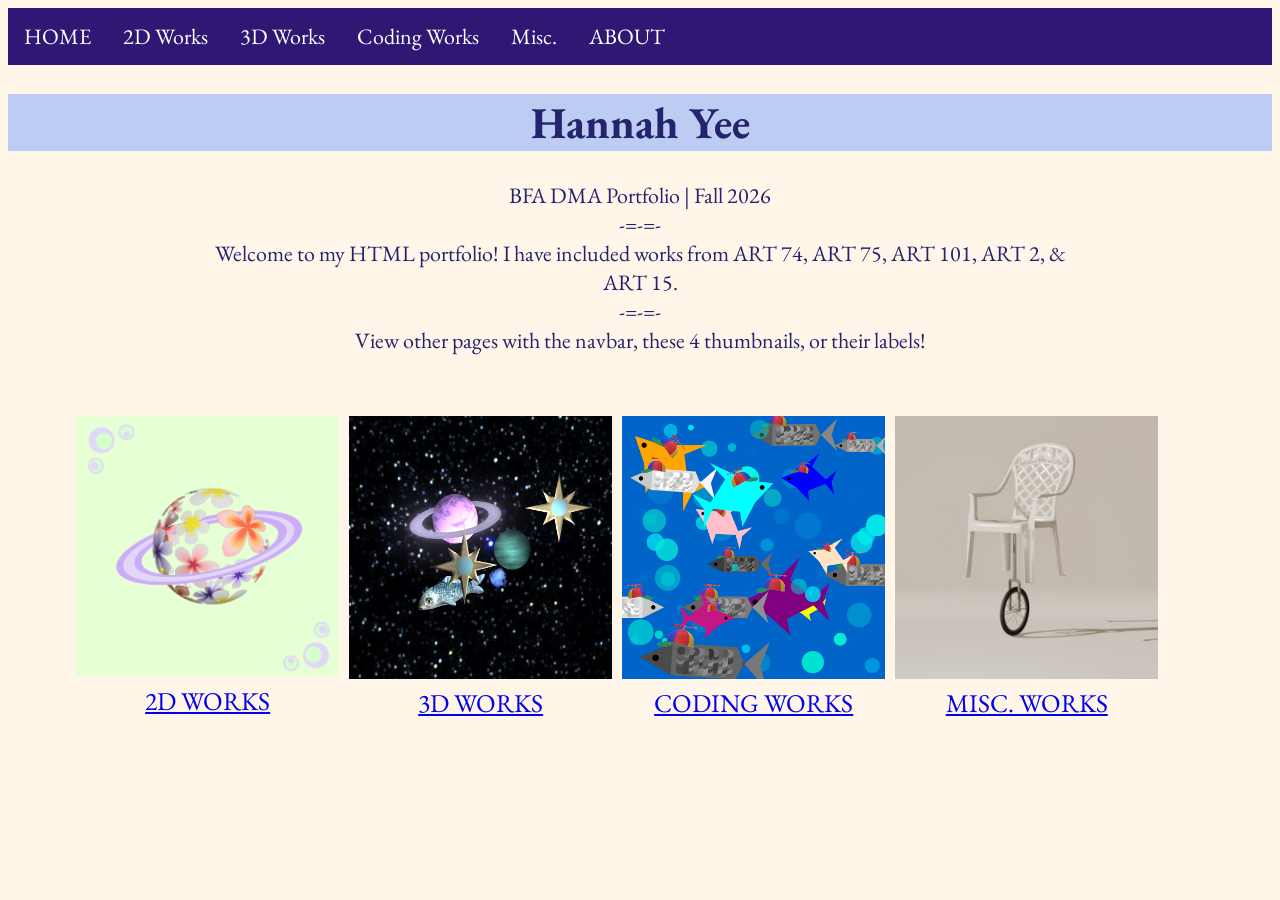
<file: index.html>
<!DOCTYPE html>
<html>
<head>

<meta charset="UTF-8">
<meta name="viewport" content="width=device-width, initial-scale=1.0">

<title>Hannah Yee</title>
<link href='https://fonts.googleapis.com/css?family=EB Garamond' rel='stylesheet'>
<link rel="icon" type="image/png" href="img/flower_sphere.png">
<link rel="stylesheet" href="siteStyle.css">

<style>
.myDiv{
background-color: #BDCCF2;
text-align: center;
}
body {
    font-family: 'EB Garamond';font-size: 22px;
    text-align: center;
}
p{
  margin-left: 15%;
  margin-right: 15%;
}


*{box-sizing: border-box}

.column {
float: left;
 width: 24%;
 padding: 5px;
}

.row::after {
  content: "";
  clear: both;
  display: table;
}
</style>
</head>
<body>
<ul>
  <li><a href="index.html">HOME</a></li>
  <li><a href="twoD.html">2D Works</a></li>
  <li><a href="threeD.html">3D Works</a></li>
  <li><a href="coding.html">Coding Works</a></li>
  <li><a href="misc.html">Misc.</a></li>
  <li><a href="about.html">ABOUT</a></li>
  
</ul>
<div class=myDiv>
<h1>Hannah Yee</h1>
</div>
<p>BFA DMA Portfolio | Fall 2026 <br>
-=-=-<br>
Welcome to my HTML portfolio! I have included works from ART 74, ART 75, ART 101, ART 2, & ART 15.
<br>-=-=-<br>
View other pages with the navbar, these 4 thumbnails, or their labels!
<br>

<div class = "row">
  <div class = "column"> 
  <a href="twoD.html"><img src="img/flower_sphere.png" style="width:100%"></a>
  <a href="twoD.html" style="font-size: 2vw;">2D WORKS</a>
  </div>
  <div class = "column">
  <a href="threeD.html"><img src="img/spaceFish_thumbnail.png" style="width: 100%"></a>
  <a href="threeD.html" style="font-size: 2vw;">3D WORKS</a>
</div>
  <div class = "column">
  <a href="coding.html"><img src="img/fishing_code_thumbnail.png" style="width: 100%"></a>
  <a href="coding.html" style="font-size: 2vw;">CODING WORKS</a>  
</div>
  <div class = "column">
  <a href="misc.html"><img src="img/chair_thumbnail.png" style="width: 100%"></a>
  <a href="misc.html" style="font-size: 2vw;">MISC. WORKS</a>

</div>
</div>
</p>
  </body>
</html>
</file>
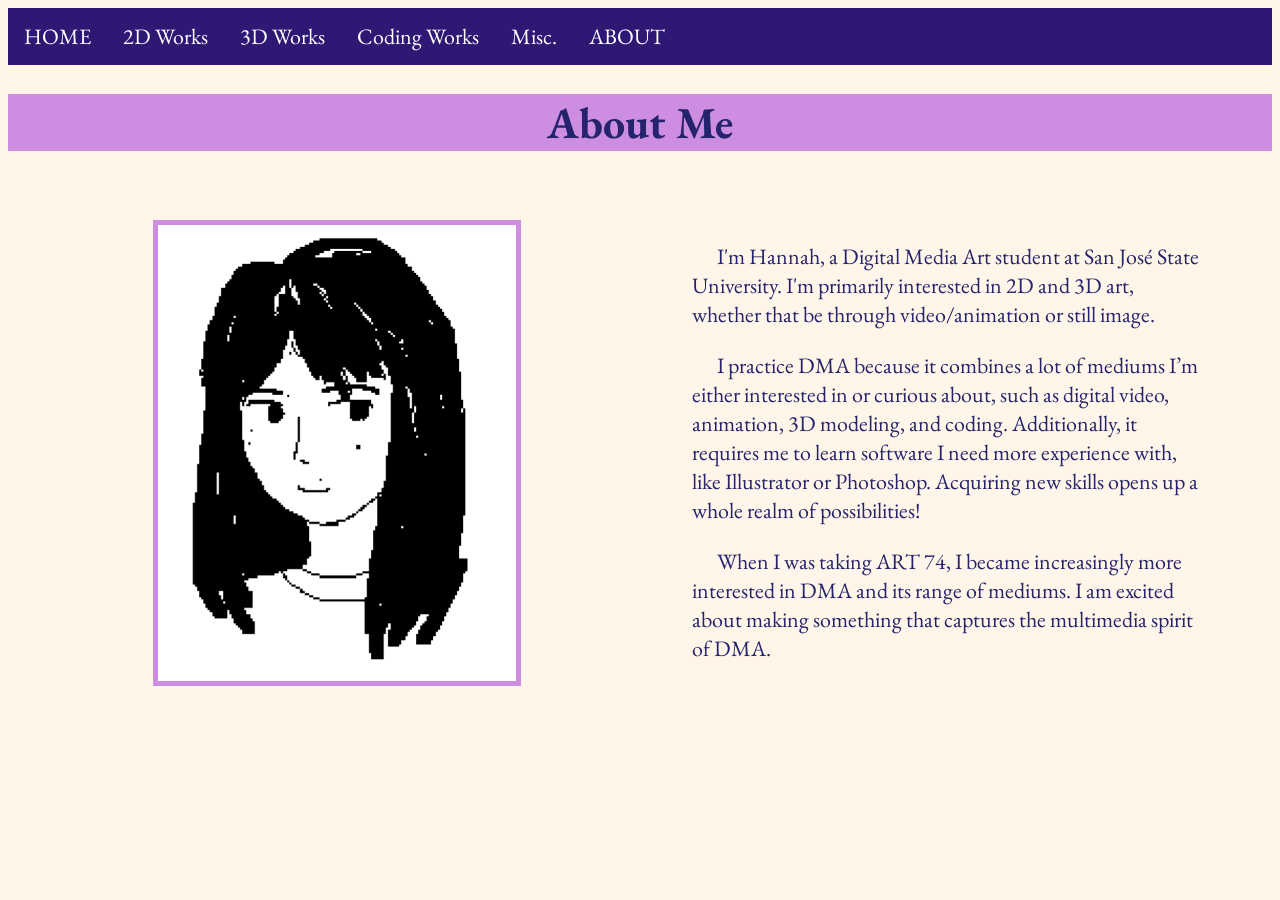
<file: about.html>
<!DOCTYPE html>
<html>
<head>


<meta charset="UTF-8">
<meta name="viewport" content="width=device-width, initial-scale=1.0">


<title>Hannah Yee</title>
<link href='https://fonts.googleapis.com/css?family=EB Garamond' rel='stylesheet'>
 <link rel="icon" type="image/png" href="img/flower_sphere.png">
<link rel="stylesheet" href="siteStyle.css">

<style>

.myDiv{
background-color: #cd8de0;
text-align: center;
}

</style>
</head>
<body>
<ul>
 <li><a href="index.html">HOME</a></li>
 <li><a href="twoD.html">2D Works</a></li>
 <li><a href="threeD.html">3D Works</a></li>
 <li><a href="coding.html">Coding Works</a></li>
 <li><a href="misc.html">Misc.</a></li>
 <li><a href="about.html">ABOUT</a></li>
</ul>


<div class="myDiv">
<h1>About Me</h1>
</div>

<div class="row">
  <div class = "columnL">
    <img src="img/portrait_me.png" style="width: 70%; margin-left: 15%; border: 5px solid #cd8de0">
  </div>
<div class = "column">
<p style="text-indent: 5%;">    I'm Hannah, a Digital Media Art student at San José State University. I'm primarily interested in 2D and 3D art, whether that be through video/animation or still image.
  <br>
  </p>
<p style="text-indent: 5%;">
    I practice DMA because it combines a lot of mediums I’m either interested in or curious about, such as digital video, animation, 3D modeling, and coding. Additionally, it requires me to learn software I need more experience with, like Illustrator or Photoshop. Acquiring new skills opens up a whole realm of possibilities!
</p>
    <p style="text-indent: 5%;">
When I was taking ART 74, I became increasingly more interested in DMA and its range of mediums. I am excited about making something that captures the multimedia spirit of DMA. 
</p>
</p>
</div>
</div>












</body>
</html>
</file>
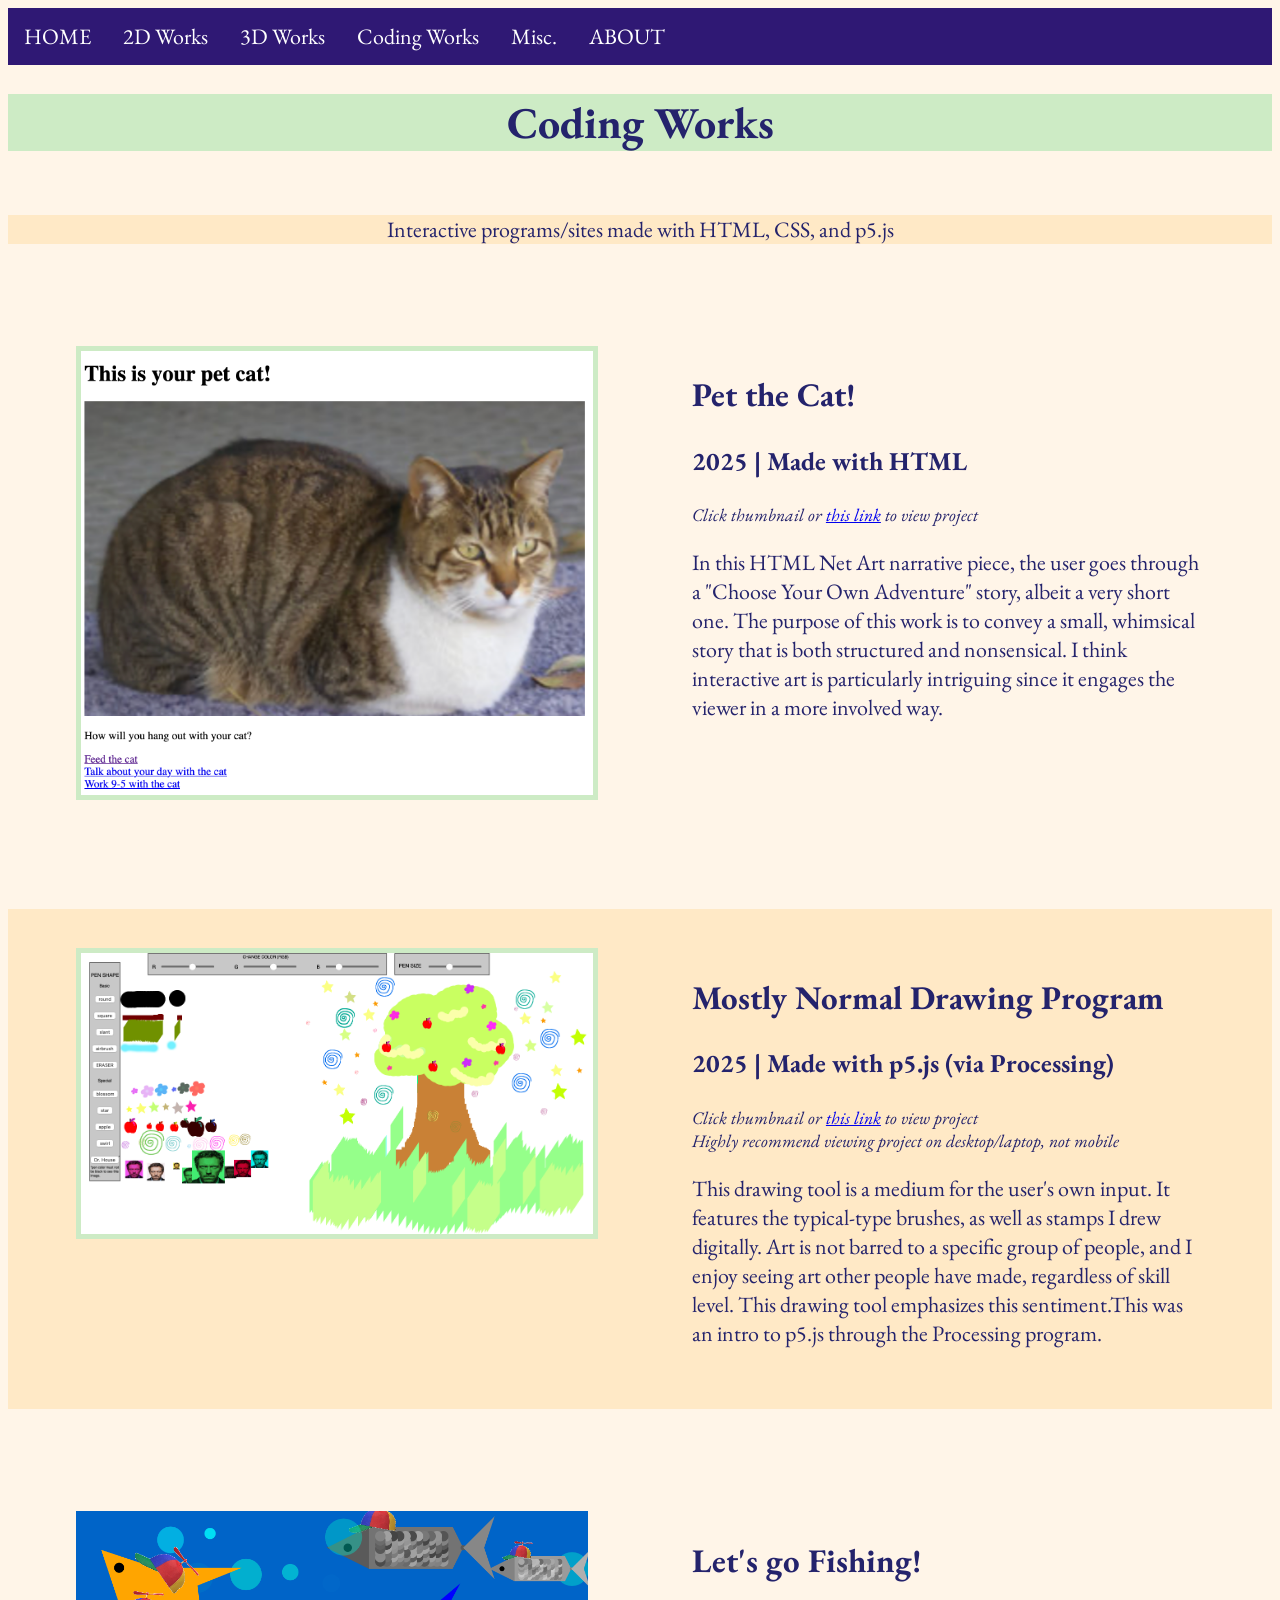
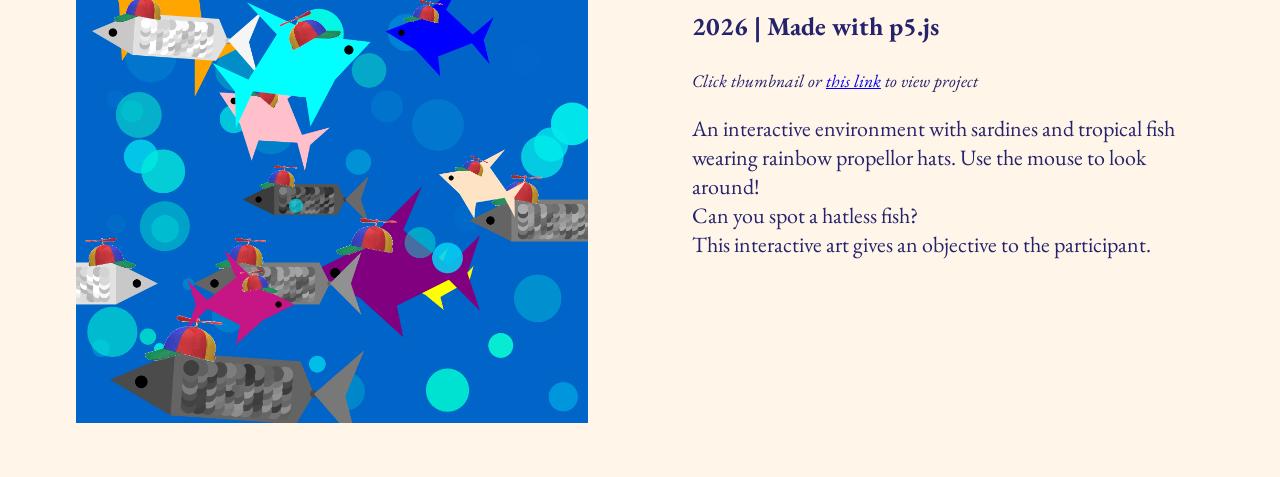
<file: coding.html>
<!DOCTYPE html>
<html>
<head>


<meta charset="UTF-8">
<meta name="viewport" content="width=device-width, initial-scale=1.0">


<title>Hannah Yee</title>
<link href='https://fonts.googleapis.com/css?family=EB Garamond' rel='stylesheet'>
 <link rel="icon" type="image/png" href="img/flower_sphere.png">
<link rel="stylesheet" href="siteStyle.css">

<style>

.myDiv{
background-color: #CDEBC5;
text-align: center;
}
</style>
</head>
<body>
<ul>
 <li><a href="index.html">HOME</a></li>
 <li><a href="twoD.html">2D Works</a></li>
 <li><a href="threeD.html">3D Works</a></li>
 <li><a href="coding.html">Coding Works</a></li>
 <li><a href="misc.html">Misc.</a></li>
 <li><a href="about.html">ABOUT</a></li>
</ul>


<div class="myDiv">
<h1>Coding Works</h1>
</div>

<div class = "altDiv">
  <p style="text-align: center">Interactive programs/sites made with HTML, CSS, and p5.js</p>
</div>


<div class=row>

  <div class=columnL>
<a href="https://hannahyee89.github.io/net-art-pet-cat/" target="_blank" > <img src="img/opening.png" style="border: 5px solid #CDEBC5">   </a>
</div>

<div class = column>
<h2>Pet the Cat!</h2>
<h3>2025 | Made with HTML</h3>
<figcaption>Click thumbnail or <a href="https://hannahyee89.github.io/net-art-pet-cat/" target="_blank">this link</a> to view project</figcaption>
<p>
​In this HTML Net Art narrative piece, the user goes through a "Choose Your Own Adventure" story, albeit a very short one. The purpose of this work is to convey a small, whimsical story that is both structured and nonsensical. I think interactive art is particularly intriguing since it engages the viewer in a more involved way.
</p>

</div>
</div>


<div class = "altDiv">
<div class="row">
  <div class=columnL>

<a href="https://hannahyee89.github.io/drawing-tool/" target="_blank"> <img src="img/drawingtool.png" style="border: 5px solid #CDEBC5"></a>

  </div> 
<div class = "column">
<h2>Mostly Normal Drawing Program</h2>
<h3>2025 | Made with p5.js (via Processing)</h3>
<figcaption>Click thumbnail or <a href="https://hannahyee89.github.io/drawing-tool/" target="_blank">this link</a> to view project<br>
Highly recommend viewing project on desktop/laptop, not mobile</figcaption>
<p>This drawing tool is a medium for the user's own input. It features the typical-type brushes, as well as stamps I drew digitally.
  Art is not barred to a specific group of people, and I enjoy seeing art other people have made, regardless of skill level. This drawing tool emphasizes this sentiment.​
  This was an intro to p5.js through the Processing program.
</p>

</div>
</div>
</div> 

<div class="row">
<div class=columnL>

<a href="https://hannahyee89.github.io/lets-go-fishing/" target="_blank"> <img src="img/fishing_code_thumbnail.png"></a>

</div>
<div class = "column">
<h2>Let's go Fishing!</h2>
<h3>2026 | Made with p5.js</h3>
<figcaption>Click thumbnail or <a href="https://hannahyee89.github.io/lets-go-fishing/" target="_blank">this link</a> to view project</figcaption>
<p>An interactive environment with sardines and tropical fish wearing rainbow propellor hats. Use the mouse to look around!<br>Can you spot a hatless fish?<br>
This interactive art gives an objective to the participant.</p>
</div>
</div>













</body>
</html>
</file>
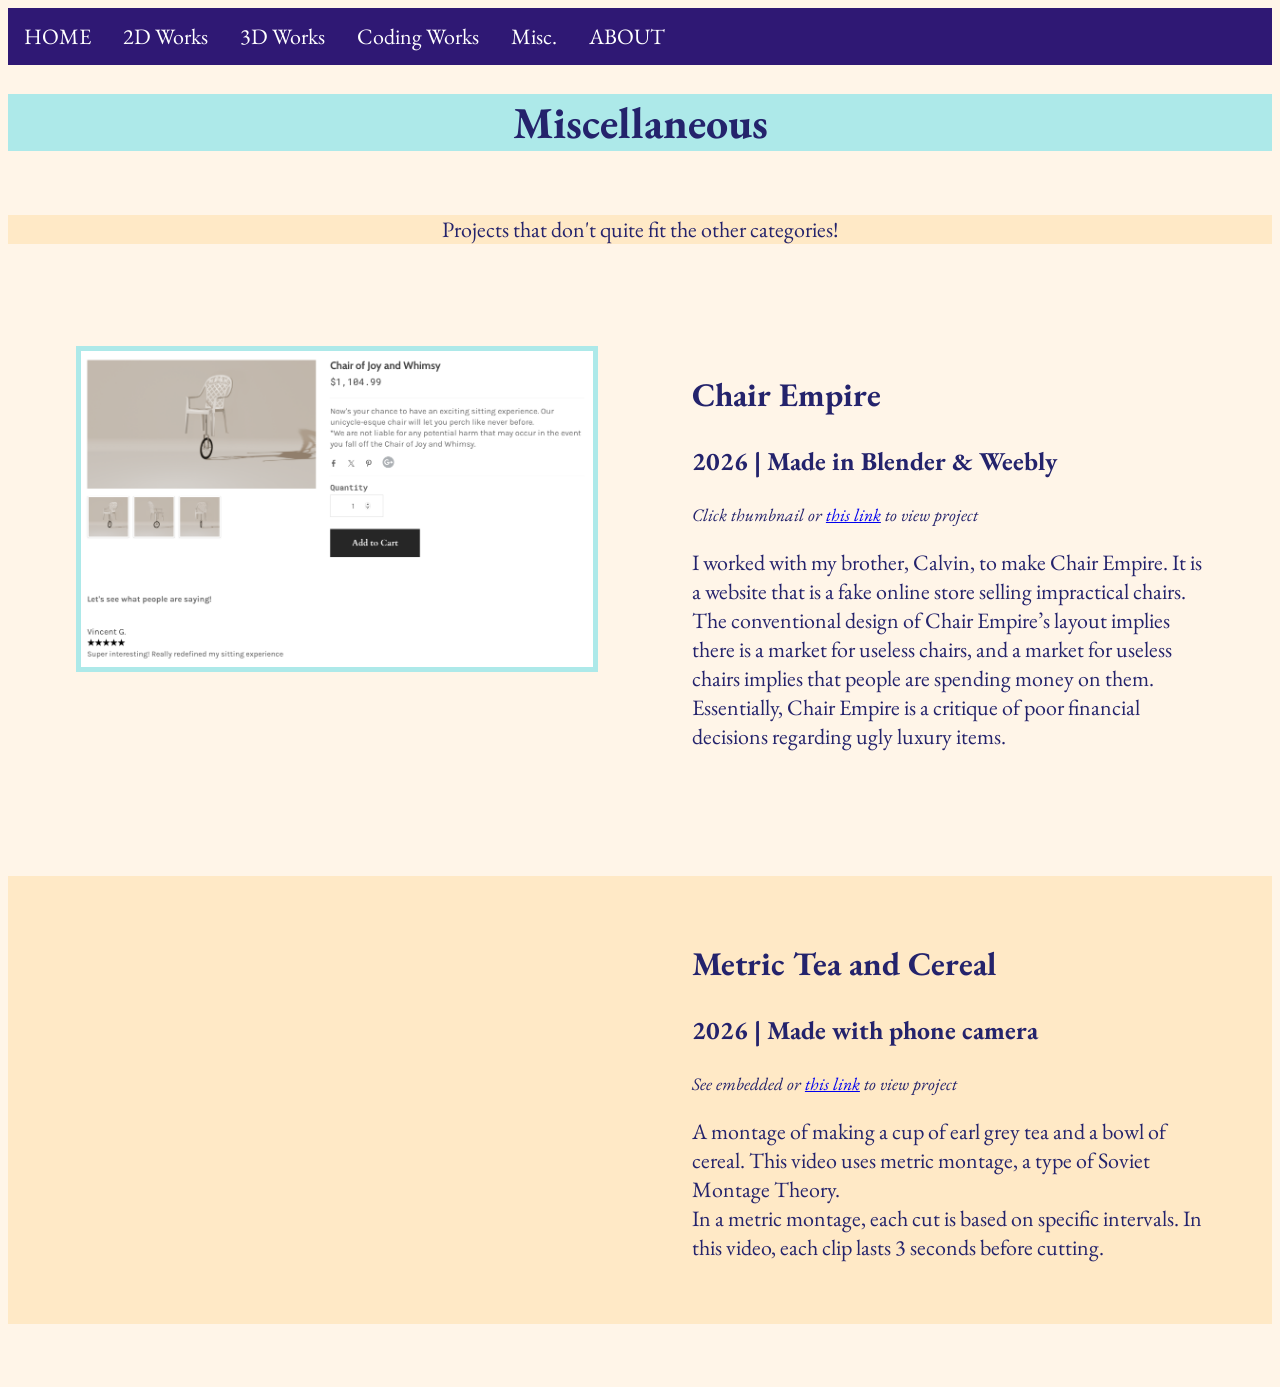
<file: misc.html>
<!DOCTYPE html>
<html>
<head>


<meta charset="UTF-8">
<meta name="viewport" content="width=device-width, initial-scale=1.0">


<title>Hannah Yee</title>
<link href='https://fonts.googleapis.com/css?family=EB Garamond' rel='stylesheet'>
 <link rel="icon" type="image/png" href="img/flower_sphere.png">
<link rel="stylesheet" href="siteStyle.css">

<style>
.myDiv{
background-color: #ADE9E9;
text-align: center;
}
</style>
</head>
<body>
<ul>
 <li><a href="index.html">HOME</a></li>
 <li><a href="twoD.html">2D Works</a></li>
 <li><a href="threeD.html">3D Works</a></li>
 <li><a href="coding.html">Coding Works</a></li>
 <li><a href="misc.html">Misc.</a></li>
 <li><a href="about.html">ABOUT</a></li>
</ul>


<div class="myDiv">
<h1>Miscellaneous</h1>
</div>

<div class = "altDiv">
  <p style="text-align: center">Projects that don't quite fit the other categories!</p>
</div>


<div class=row>

  <div class=columnL>
    <a href="https://chairempirestore.weebly.com" target="_blank"> <img src="img/chair_empire.png" style="width:100%; border: 5px solid #ADE9E9">   </a>
  </div>

<div class = column>
<h2>Chair Empire</h2>
<h3>2026 | Made in Blender & Weebly</h3>
<figcaption>Click thumbnail or <a href="https://chairempirestore.weebly.com" target="_blank">this link</a> to view project</figcaption>
<p>
I worked with my brother, Calvin, to make Chair Empire. It is a website that is a fake online store selling impractical chairs.
The conventional design of Chair Empire’s layout implies there is a market for useless chairs, and a market for useless chairs implies that people are spending money on them.
Essentially, Chair Empire is a critique of poor financial decisions regarding ugly luxury items.
</p>

</div>
</div>

 <div class = "altDiv">
<div class=row>

  <div class=columnL>
<iframe width="100%" height="350" src="https://www.youtube.com/embed/1P81LLn_vZc?si=CT1yeU3gB4ikKV46" title="YouTube video player" frameborder="0" allow="accelerometer; autoplay; clipboard-write; encrypted-media; gyroscope; picture-in-picture; web-share" referrerpolicy="strict-origin-when-cross-origin" allowfullscreen></iframe>  </div>

<div class = column>
<h2>Metric Tea and Cereal</h2>
<h3>2026 | Made with phone camera</h3>
<figcaption>See embedded or <a href="https://www.youtube.com/watch?v=1P81LLn_vZc" target="_blank">this link</a> to view project</figcaption>
<p>
A montage of making a cup of earl grey tea and a bowl of cereal. This video uses metric montage, a type of Soviet Montage Theory.<br>
In a metric montage, each cut is based on specific intervals. In this video, each clip lasts 3 seconds before cutting. 
</p>

</div>
</div>
</div>



</body>
</html>
</file>
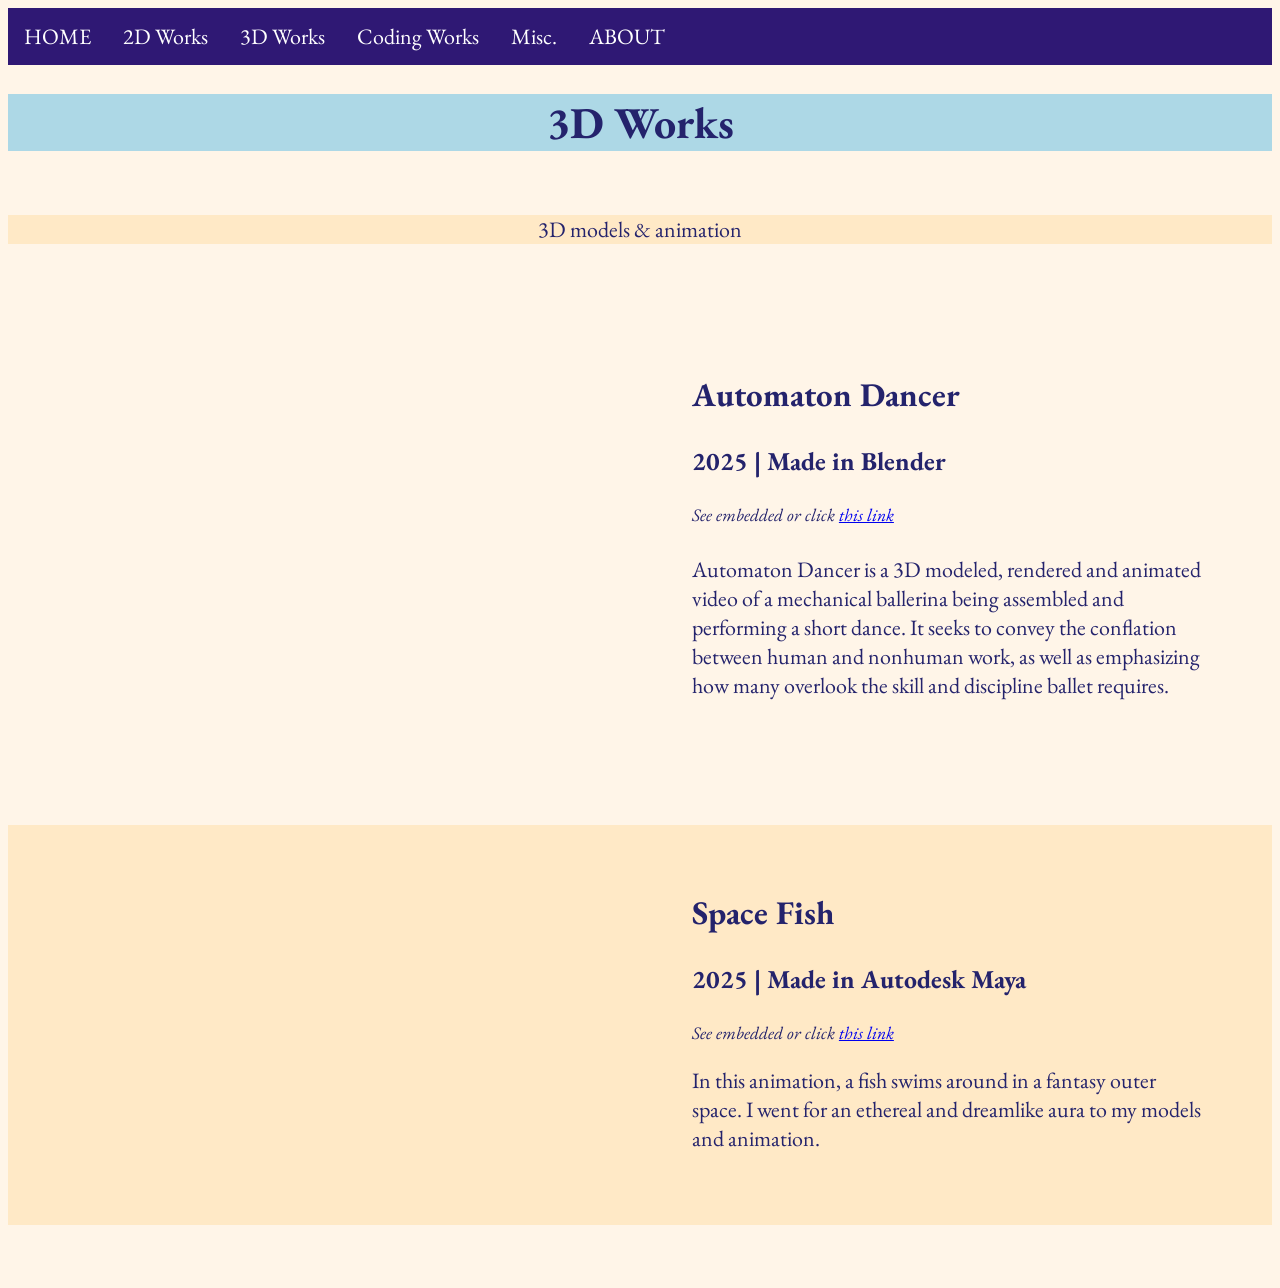
<file: threeD.html>
<!DOCTYPE html>
<html>
<head>


<meta charset="UTF-8">
<meta name="viewport" content="width=device-width, initial-scale=1.0">


<title>Hannah Yee</title>
<link href='https://fonts.googleapis.com/css?family=EB Garamond' rel='stylesheet'>
 <link rel="icon" type="image/png" href="img/flower_sphere.png">
<link rel="stylesheet" href="siteStyle.css">

<style>
.myDiv{
background-color: #ADD8E6;
text-align: center;
}
</style>
</head>
<body>
<ul>
 <li><a href="index.html">HOME</a></li>
 <li><a href="twoD.html">2D Works</a></li>
 <li><a href="threeD.html">3D Works</a></li>
 <li><a href="coding.html">Coding Works</a></li>
 <li><a href="misc.html">Misc.</a></li>
 <li><a href="about.html">ABOUT</a></li>
</ul>


<div class="myDiv">
<h1>3D Works</h1>
</div>

<div class = "altDiv">
  <p style="text-align: center">3D models & animation</p>
</div>




<div class=row>

<div class=columnL>
  
  <iframe width="100%" height="350" src="https://www.youtube.com/embed/XjNekmN2fg0?si=HIIrhgM0KEjvFmbN" title="YouTube video player" frameborder="0" allow="accelerometer; autoplay; clipboard-write; encrypted-media; gyroscope; picture-in-picture; web-share" referrerpolicy="strict-origin-when-cross-origin" allowfullscreen></iframe>

</div>

<div class = column>
<h2>Automaton Dancer</h2>
<h3>2025 | Made in Blender</h3>
<p>
  <figcaption>See embedded or click <a href="https://www.youtube.com/watch?v=XjNekmN2fg0" target="_blank">this link</a> </figcaption><br>
Automaton Dancer is a 3D modeled, rendered and animated video of a mechanical ballerina being assembled and performing a short dance.
It seeks to convey the conflation between human and nonhuman work, as well as emphasizing how many overlook the skill and discipline ballet requires.
</p>

</div>
</div>

<div class = "altDiv">
<div class="row">
  <div class=columnL>
<iframe width="100%" height="315" src="https://www.youtube.com/embed/MMoii9-JGo4?si=hCMIlr_PZ8oLNq05" title="YouTube video player" frameborder="0" allow="accelerometer; autoplay; clipboard-write; encrypted-media; gyroscope; picture-in-picture; web-share" referrerpolicy="strict-origin-when-cross-origin" allowfullscreen></iframe>
</div> 
<div class = "column">
<h2>Space Fish</h2>
<h3>2025 | Made in Autodesk Maya</h3>
    <figcaption>See embedded or click <a href="https://www.youtube.com/watch?v=MMoii9-JGo4" target="_blank">this link</a> </figcaption>
<p>​In this animation, a fish swims around in a fantasy outer space.
I went for an ethereal and dreamlike aura to my models and animation.​
</p>

</div>
</div>


</body>
</html>
</file>
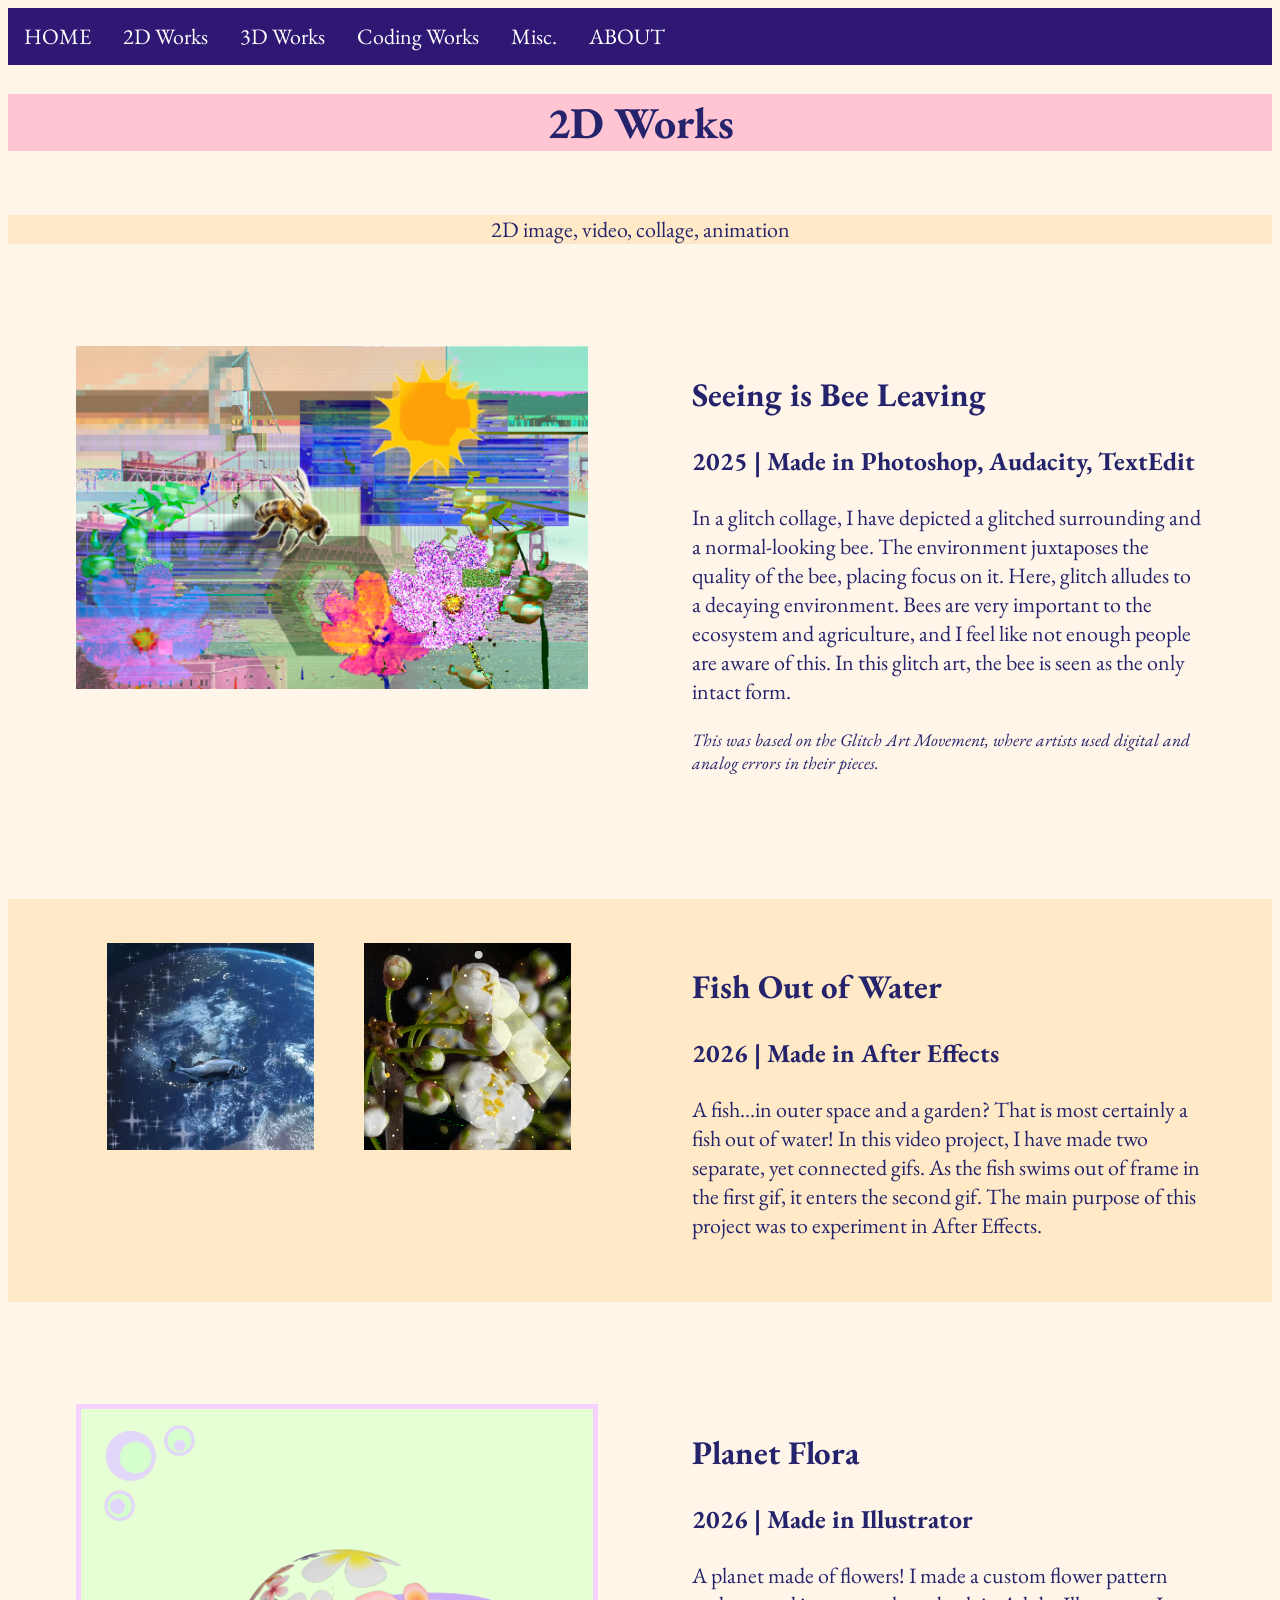
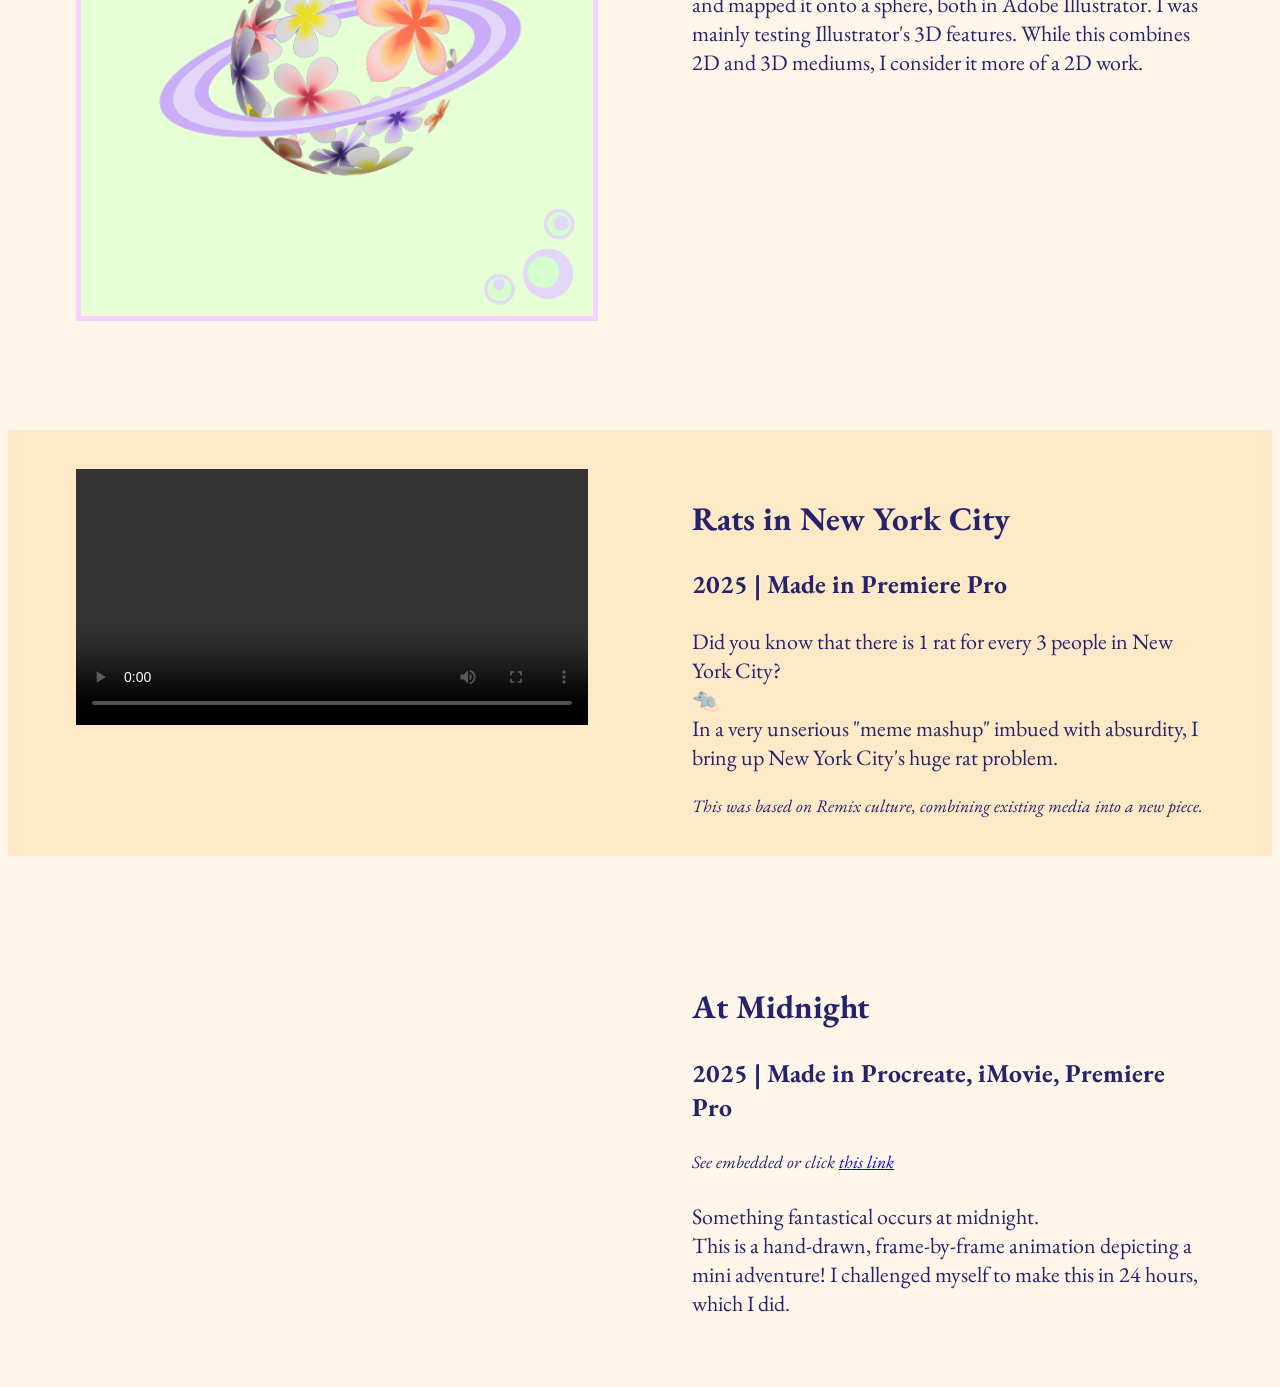
<file: twoD.html>
<!DOCTYPE html>
<html>
<head>


<meta charset="UTF-8">
<meta name="viewport" content="width=device-width, initial-scale=1.0">
<link rel="stylesheet" href="siteStyle.css">

<title>Hannah Yee</title>
 <link rel="icon" type="image/png" href="img/flower_sphere.png">
<link href='https://fonts.googleapis.com/css?family=EB Garamond' rel='stylesheet'>
<style>

.myDiv{
background-color: #FFC5D3;
text-align: center;
}

</style>
</head>
<body>
<ul>
 <li><a href="index.html">HOME</a></li>
 <li><a href="twoD.html">2D Works</a></li>
 <li><a href="threeD.html">3D Works</a></li>
 <li><a href="coding.html">Coding Works</a></li>
 <li><a href="misc.html">Misc.</a></li>
 <li><a href="about.html">ABOUT</a></li>
</ul>


<div class="myDiv">
<h1>2D Works</h1>
</div>

<div class = "altDiv">
  <p style="text-align: center">2D image, video, collage, animation</p>
</div>




<div class=row>

  <div class=columnL>
    <img src="img/beeScene.png">
</div>

<div class = column>
<h2>Seeing is Bee Leaving</h2>
<h3>2025 | Made in Photoshop, Audacity, TextEdit</h3>
<p>
​In a glitch collage, I have depicted a glitched surrounding and a normal-looking bee. The environment juxtaposes the quality of the bee, placing focus on it.
Here, glitch alludes to a decaying environment.
Bees are very important to the ecosystem and agriculture, and I feel like not enough people are aware of this. In this glitch art, the bee is seen as the only intact form.<br>
<figcaption>This was based on the Glitch Art Movement, where artists used digital and analog errors in their pieces.</figcaption>
</p>

</div>
</div>
<div class = "altDiv">
<div class="row">
  <div class = "columnL">
    <div class = "row">
  <div class = "gifColumn"> 
  <img src="img/fish_earth.gif" style="width:100%"></a>
  </div>
  <div class = "gifColumn">
  <img src="img/fish_flowers.gif" style="width: 100%; margin-left: 40px;"></a>
</div>
  </div>
</div>
  <div class = "column">
<h2>Fish Out of Water</h2>
<h3>2026 | Made in After Effects</h3>
<p>A fish...in outer space and a garden? That is most certainly a fish out of water!
  In this video project, I have made two separate, yet connected gifs. As the fish swims out of frame in the first gif, it enters the second gif.
  The main purpose of this project was to experiment in After Effects.
</p>
  </div>
</div>
</div>

<div class=row>

  <div class=columnL>
    <img src="img/flower_sphere.png" style="border: 5px solid #f5d2ff">
</div>

<div class = column>
<h2>Planet Flora</h2>
<h3>2026 | Made in Illustrator</h3>
<p>
A planet made of flowers! I made a custom flower pattern and mapped it onto a sphere, both in Adobe Illustrator.  I was mainly testing Illustrator's 3D features. While this combines 2D and 3D mediums, I consider it more of a 2D work.

</div>
</div>

<div class = "altDiv">
<div class="row">
  <div class=columnL>
    <video style="width: 100%; height: auto"controls>
      <source src="img/finalRatMeme.mp4" type="video/mp4">
      Browser does not support video.
    </video>
  </div> 
  <div class = "column">
    <h2>Rats in New York City</h2>
      <h3>2025 | Made in Premiere Pro</h3>
      <p>
      Did you know that there is 1 rat for every 3 people in New York City?<br>
      🐀<br>
      In a very unserious "meme mashup" imbued with absurdity, I bring up New York City's huge rat problem.
      </p>
            <figcaption>This was based on Remix culture, combining existing media into a new piece.</figcaption>

  </div>

</div>
</div>

<div class="row">
  <div class=columnL>
<iframe width="100%" height="350" src="https://www.youtube.com/embed/Hz7fpAbp9Eo?si=K2pg3eCIt-VgNJWU" title="YouTube video player" frameborder="0" allow="accelerometer; autoplay; clipboard-write; encrypted-media; gyroscope; picture-in-picture; web-share" referrerpolicy="strict-origin-when-cross-origin" allowfullscreen></iframe>
</div> 
<div class = "column">
<h2>At Midnight</h2>
<h3>2025 | Made in Procreate, iMovie, Premiere Pro</h3>
<p><figcaption>See embedded or click <a href="https://youtu.be/Hz7fpAbp9Eo" target="_blank">this link</a></figcaption><br>
Something fantastical occurs at midnight.<br>
This is a hand-drawn, frame-by-frame animation depicting a mini adventure!
I challenged myself to make this in 24 hours, which I did.
</p>

</div>













</body>
</html>
</file>
<file: siteStyle.css>
body {
background-color: rgb(255, 245, 232);
font-family: 'EB Garamond';font-size: 22px;
color: rgb(36, 35, 108);
}
img{
width:100%;
height:auto;
}
video{
width:50%;
height:auto;
}


figcaption{
font-style:italic;
font-size:80%;
}

.altDiv {
  background-color: rgb(255, 233, 198);
  margin-top: 5%;
  margin-bottom: 5%;
}
   
ul {
 list-style-type: none;
 margin: 0;
 padding: 0;
 overflow: hidden;
 background-color: #2f1874;
}


ul li {
 float: left;
}


ul li a {
 display: block;
 color: white;
 text-align: center;
 padding: 14px 16px;
 text-decoration: none;
}


ul li a:hover {
 background-color: #150639;
}



.column {
 float: right;
 width: 45%;
 padding: 5px;
 margin-top: 3%;
 margin-bottom: 3%;
}
.columnL {
 float: left;
 width: 45%;
 padding: 5px;
 margin-top: 3%;
 margin-bottom: 3%;
}
.gifColumn {
 float: left;
 width: 45%;
 padding: 5px;
}


.row {
 content: "";
 clear: both;
 display: table;
 margin-left: 5%;
 margin-right: 5%;
}

 @media screen and (max-width: 800px) {
  .columnL,.column {
    width: 100%; /* The width is 100%, when the viewport is 800px or smaller */
  }
}
</file>
